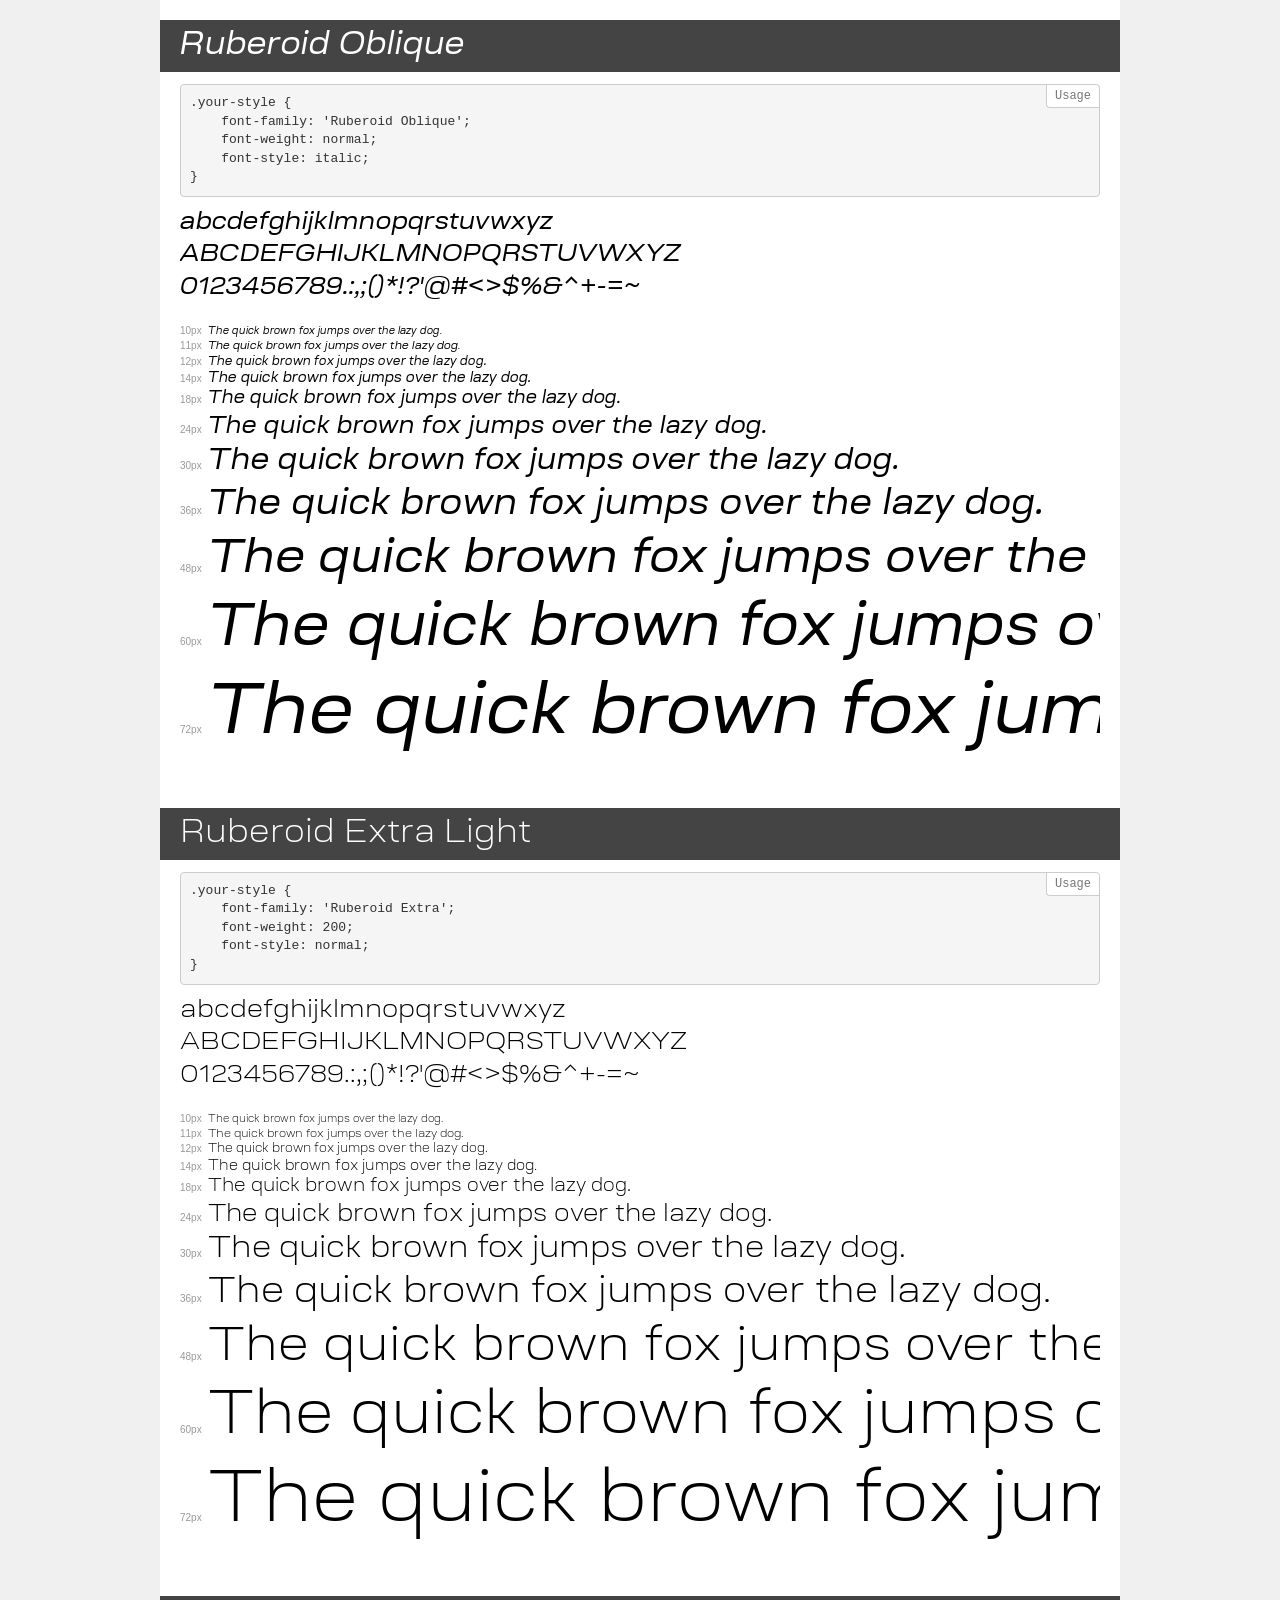
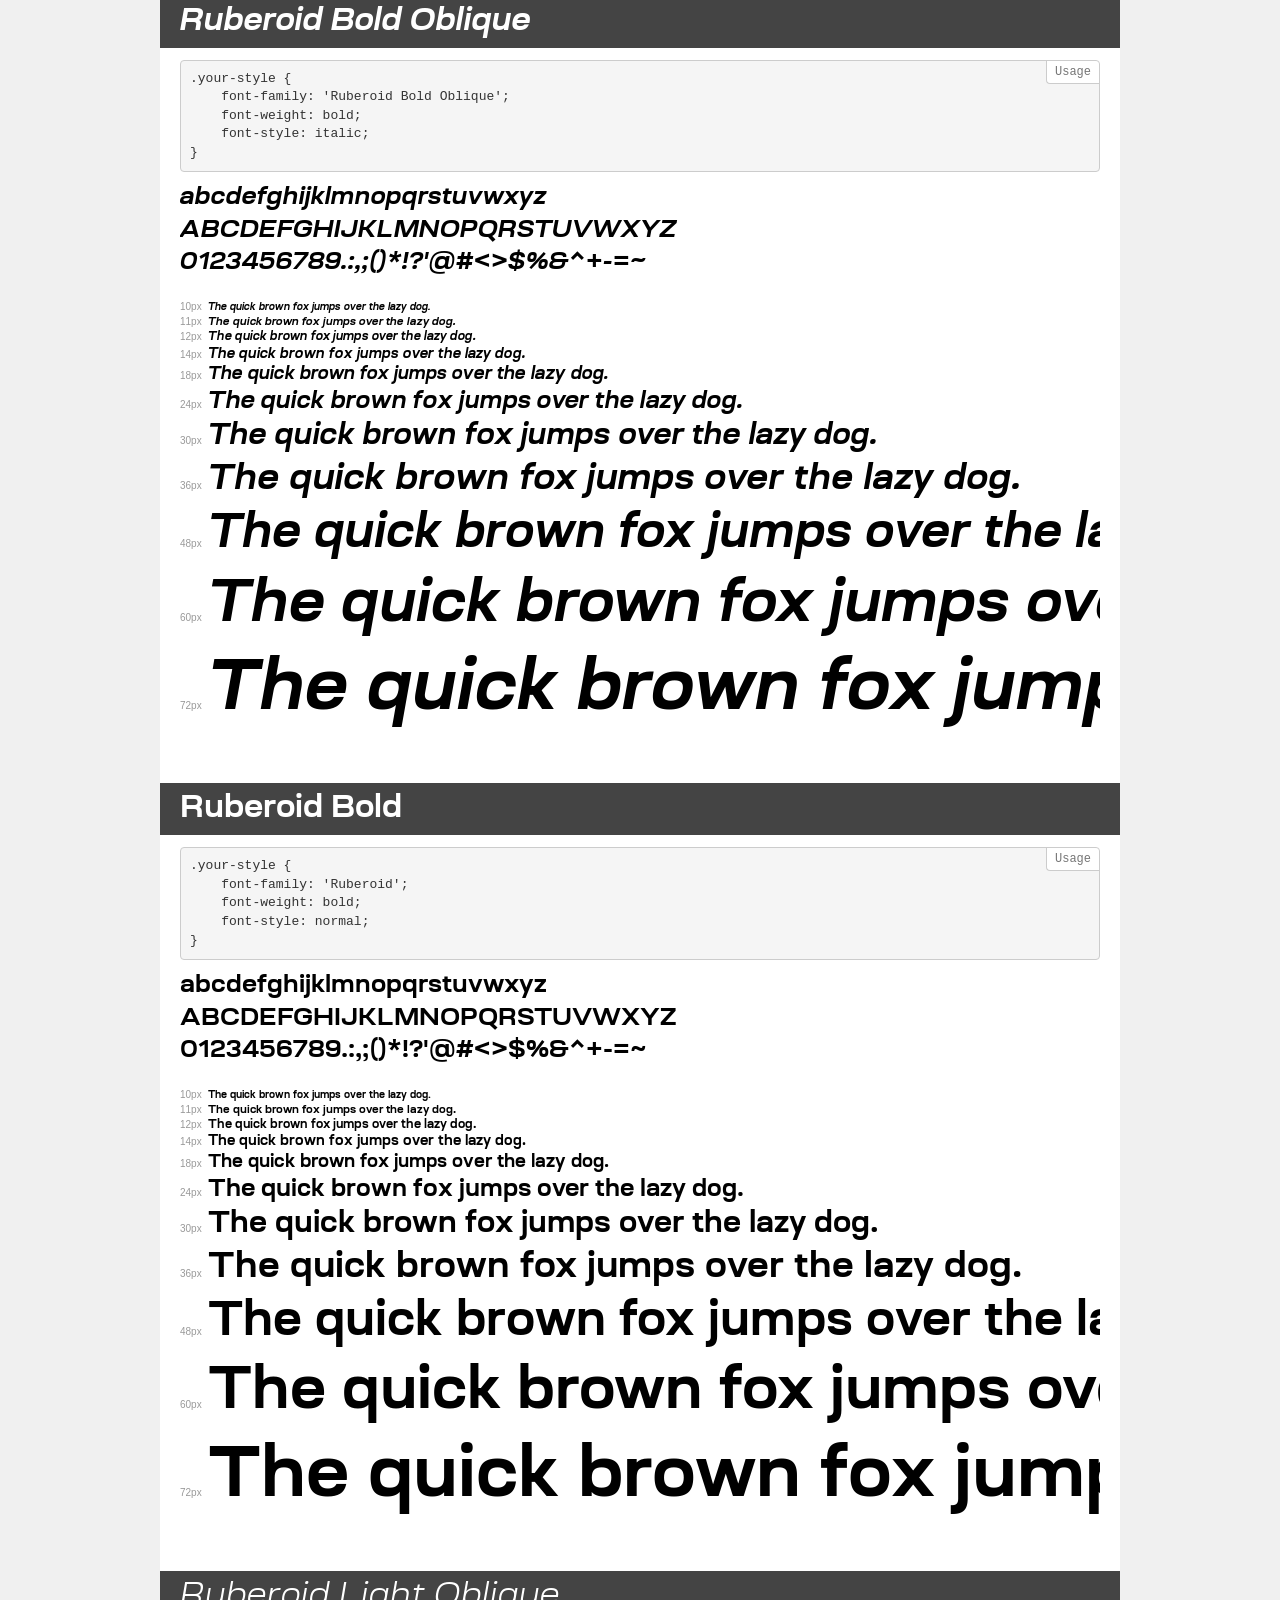
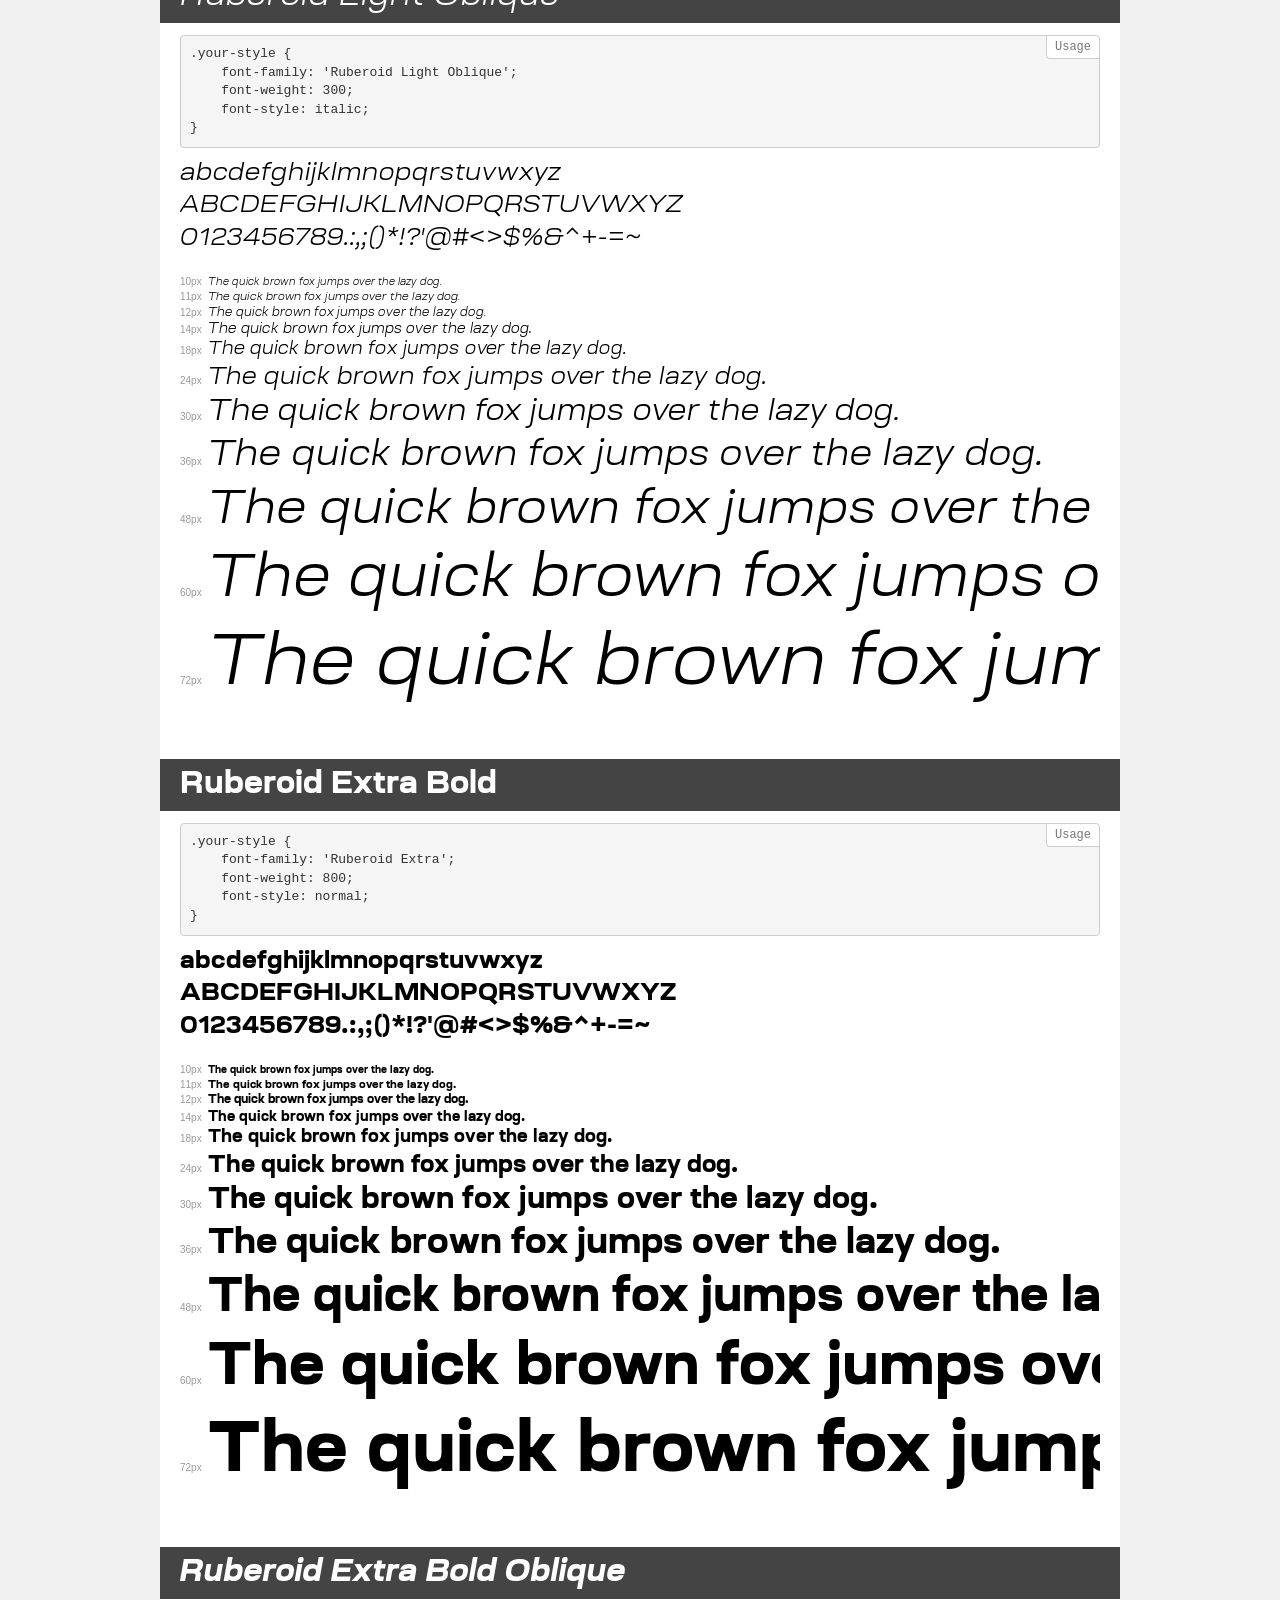
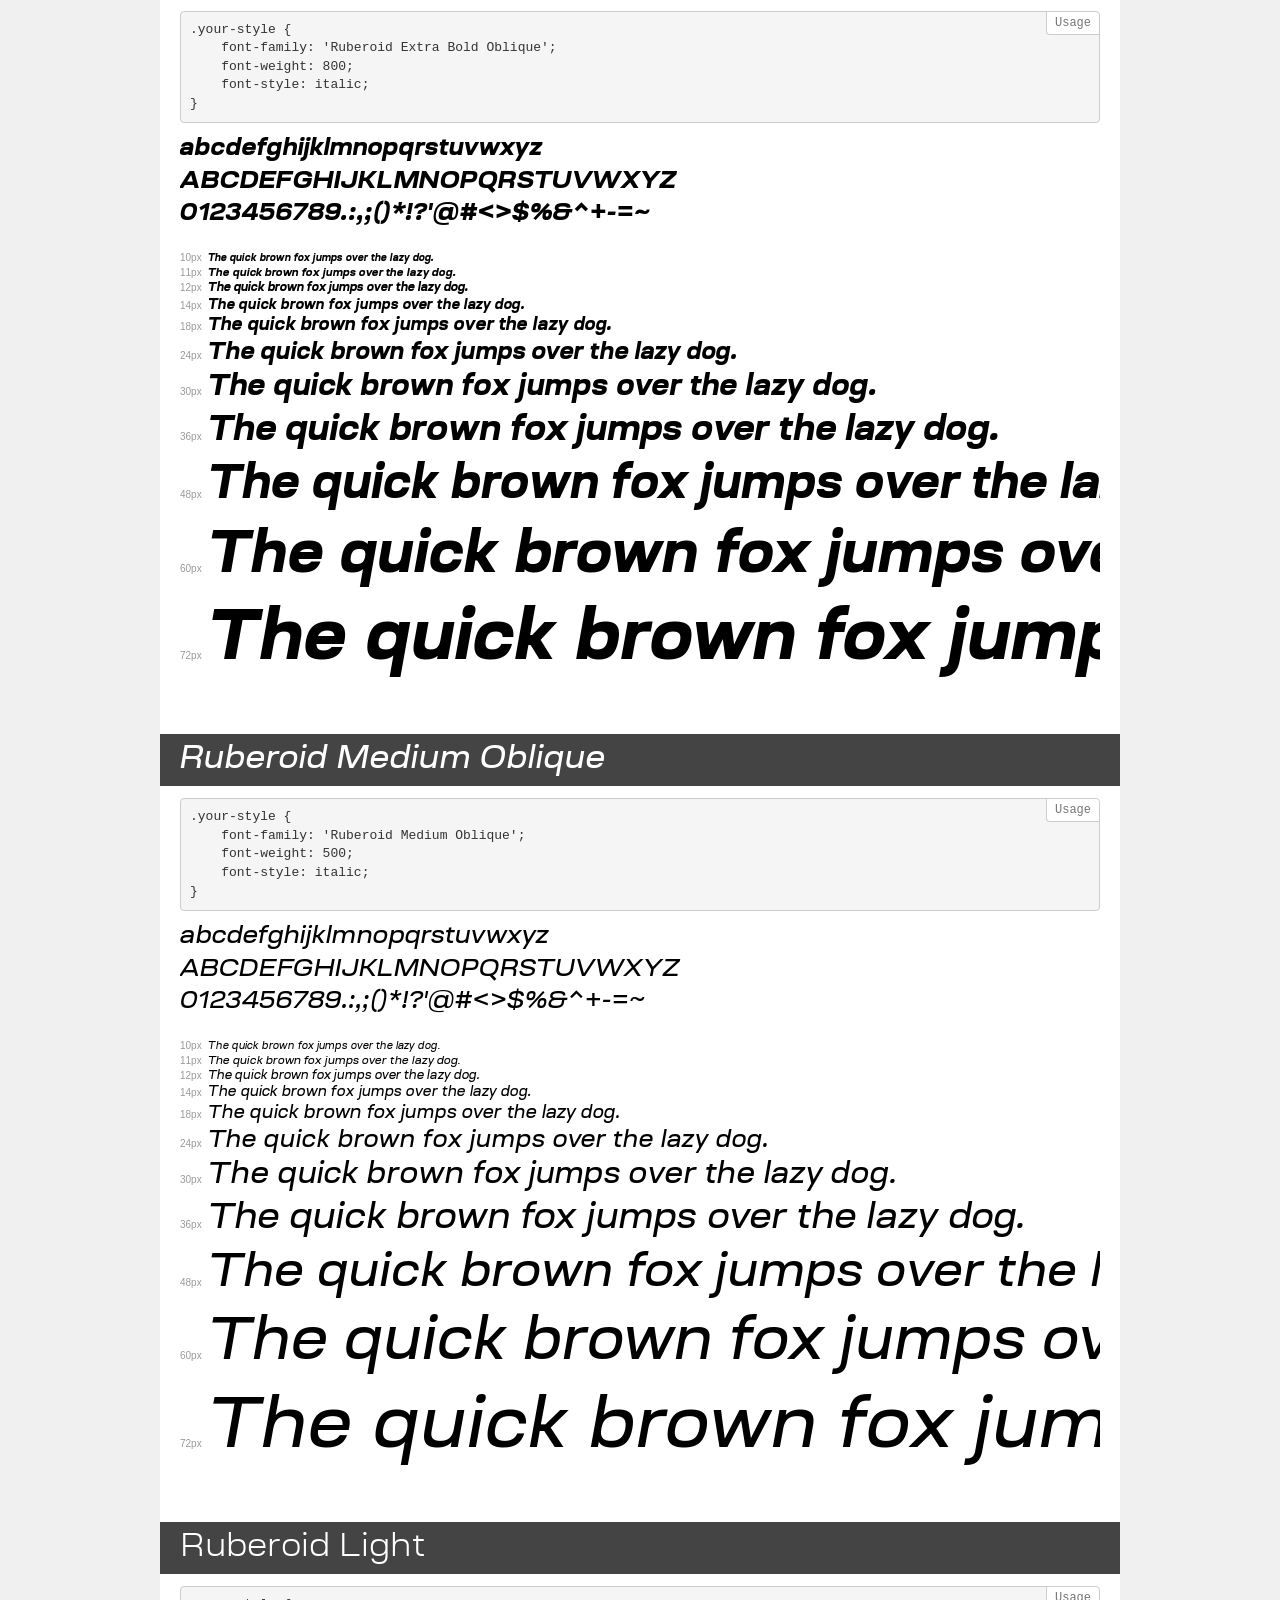
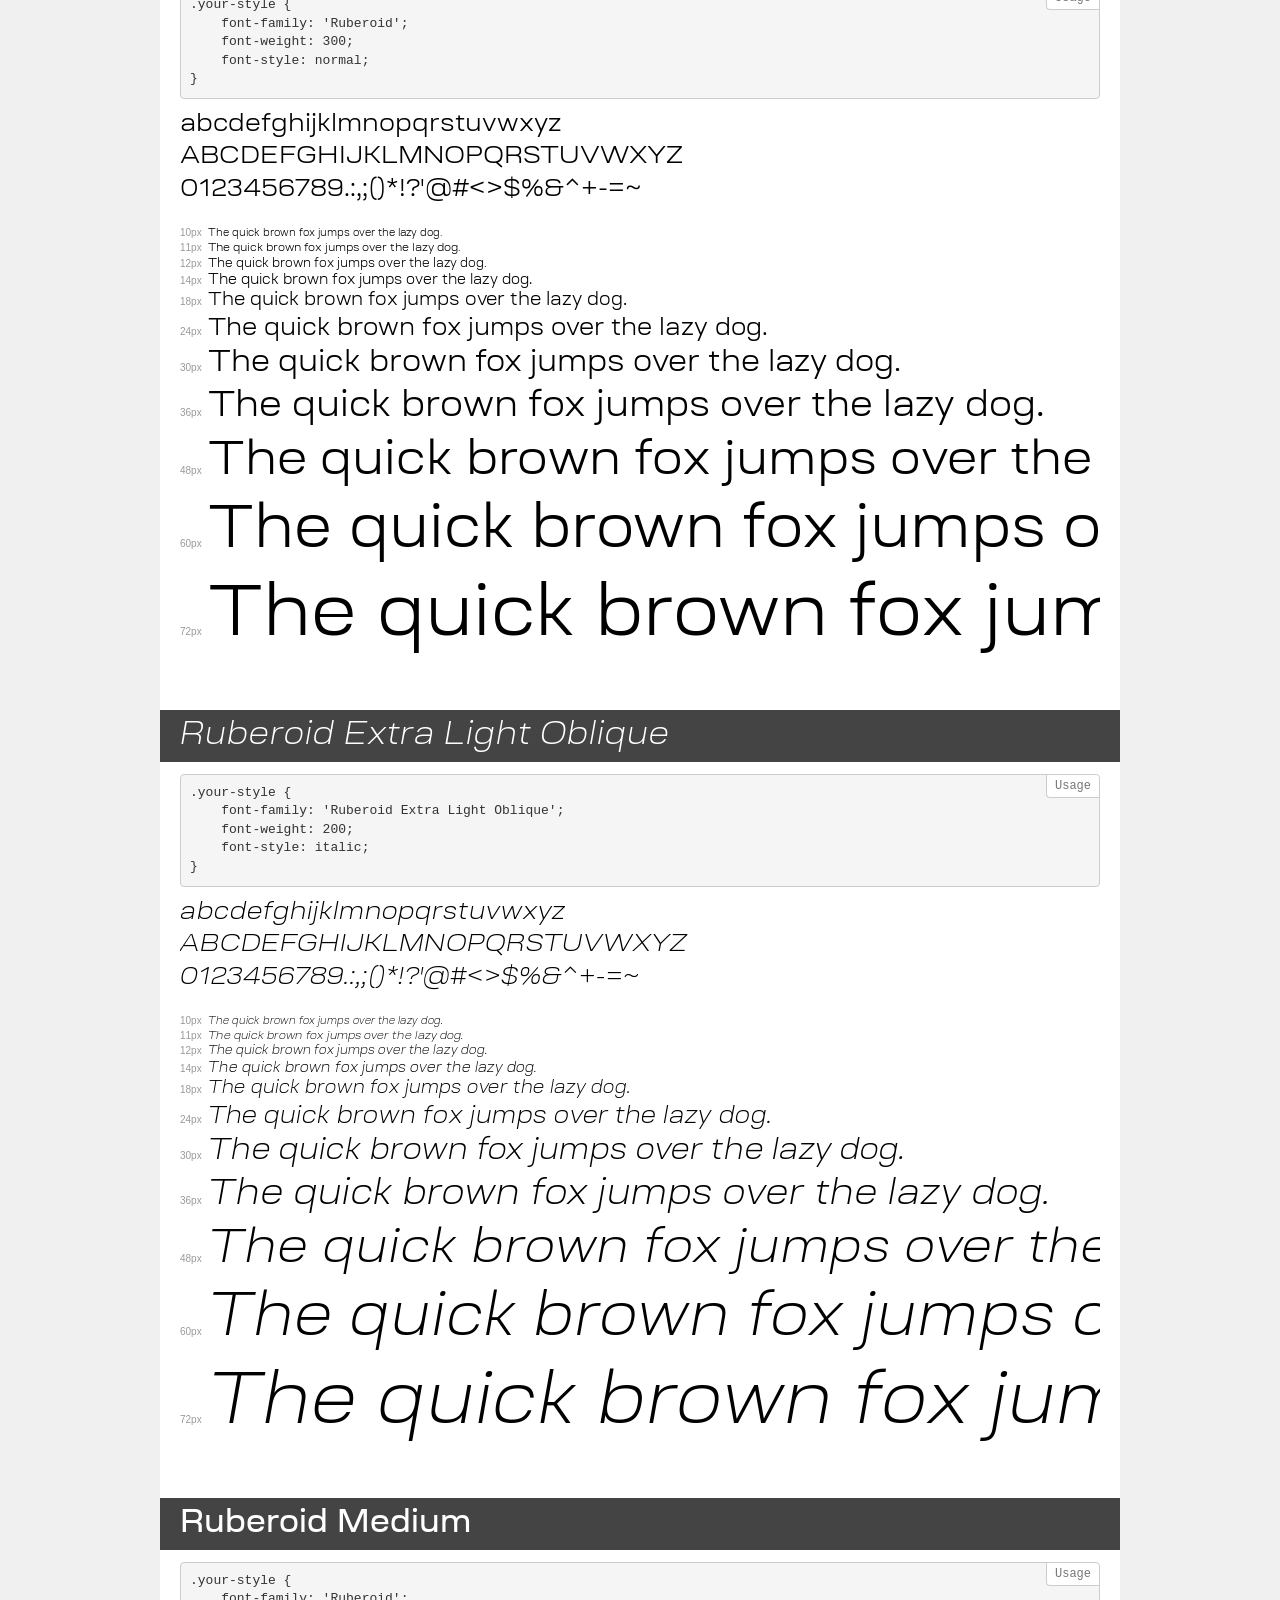
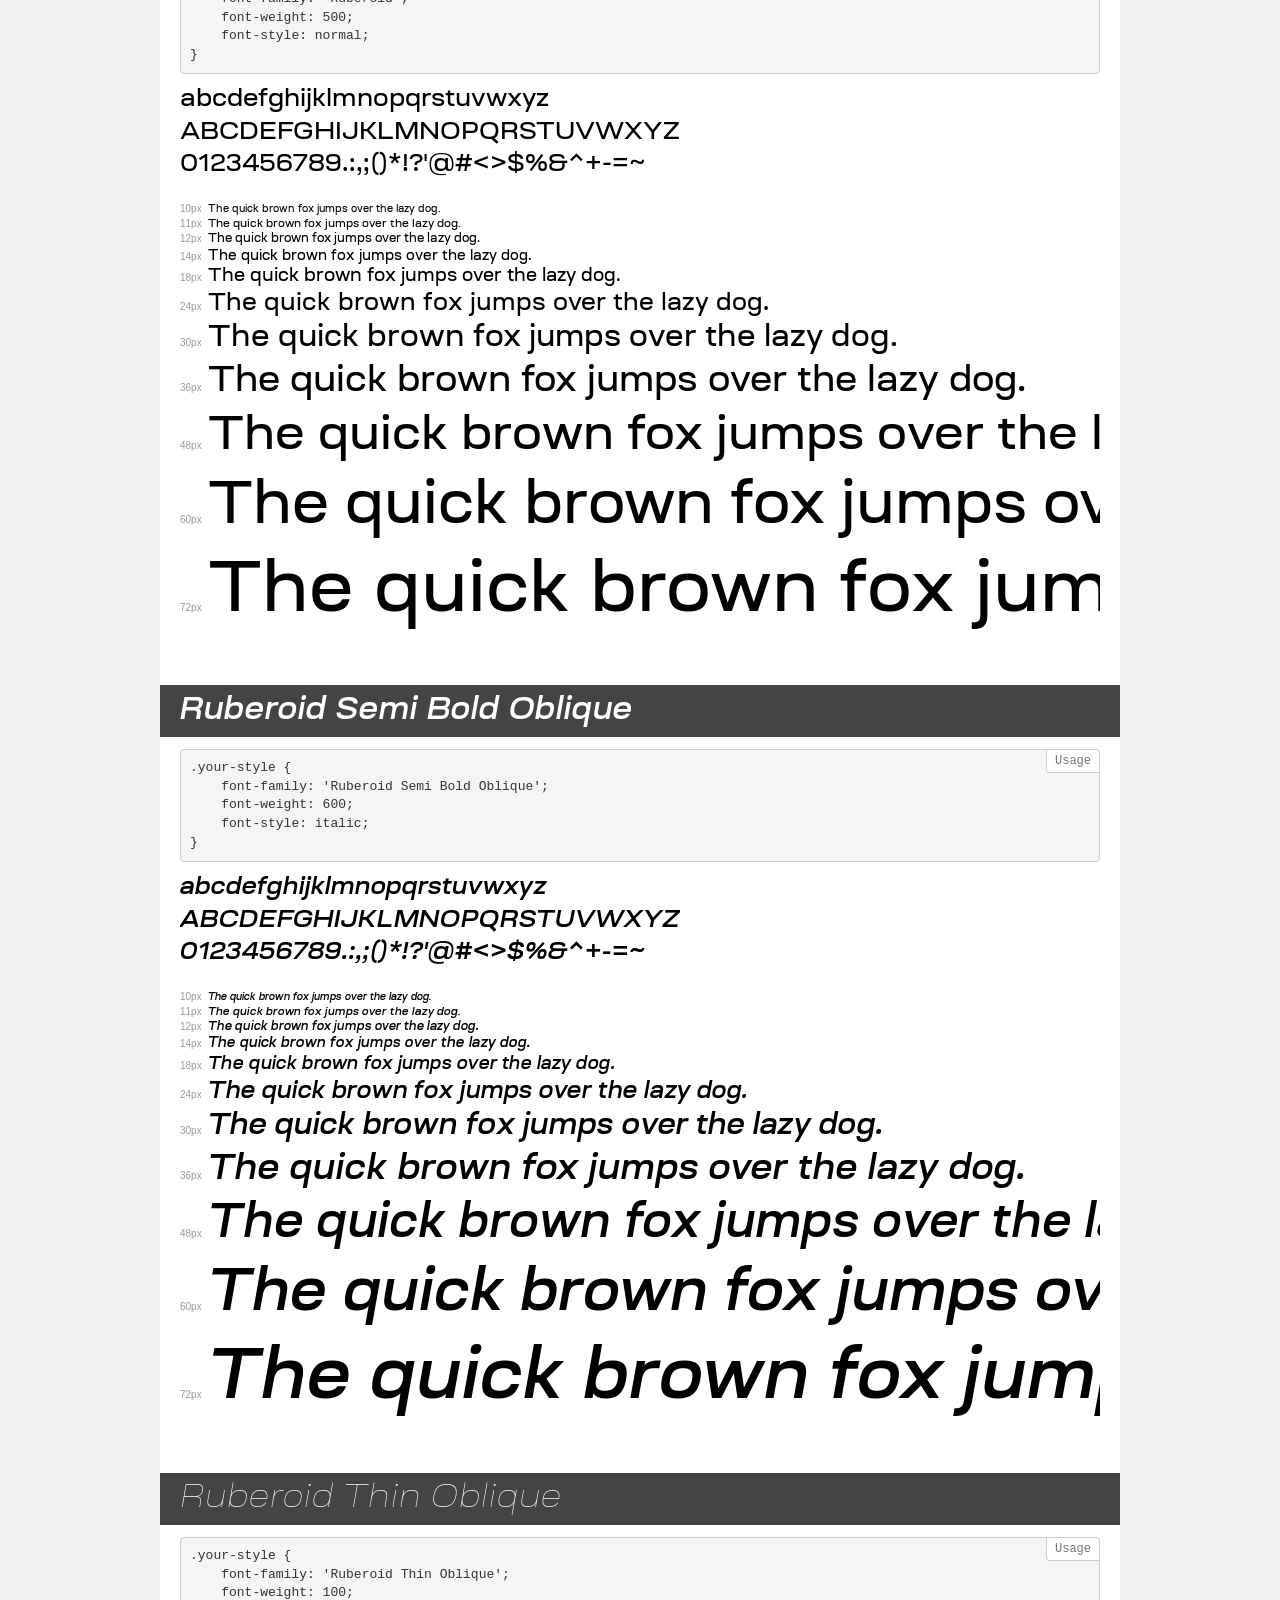
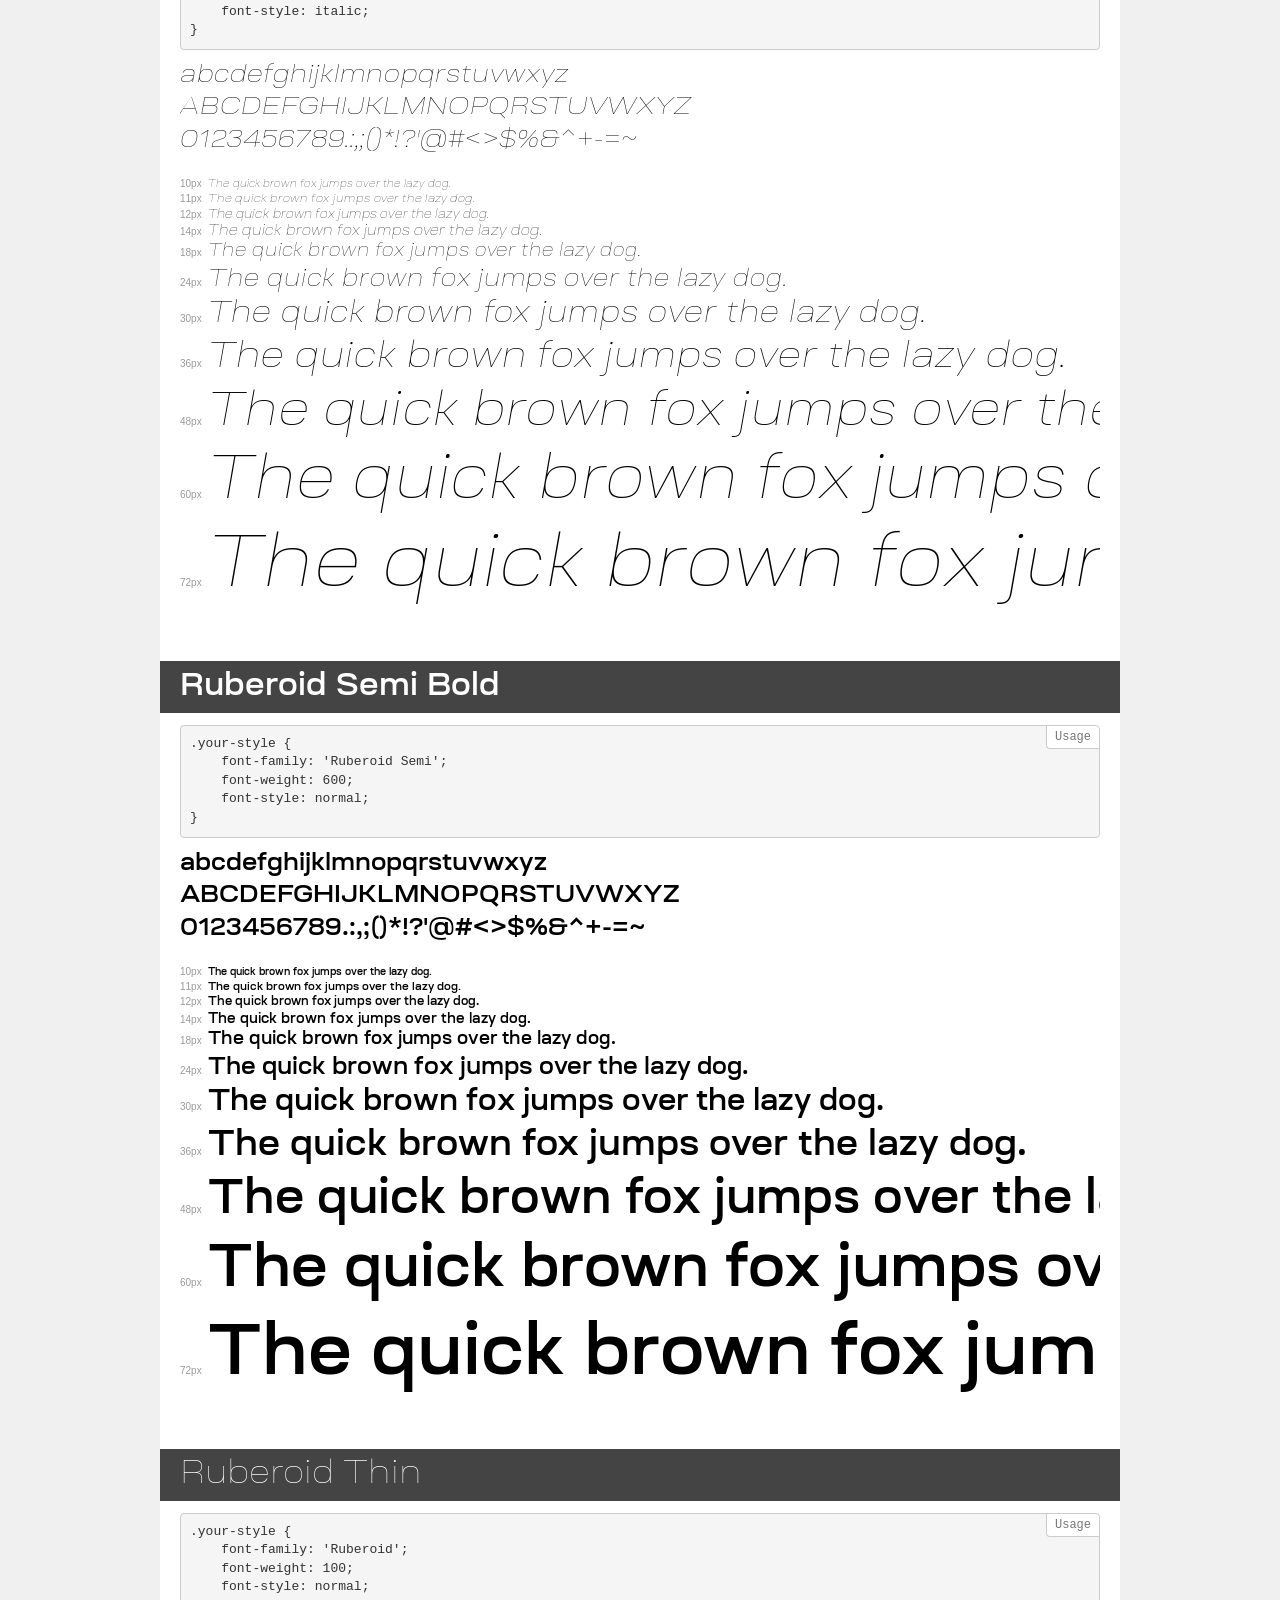
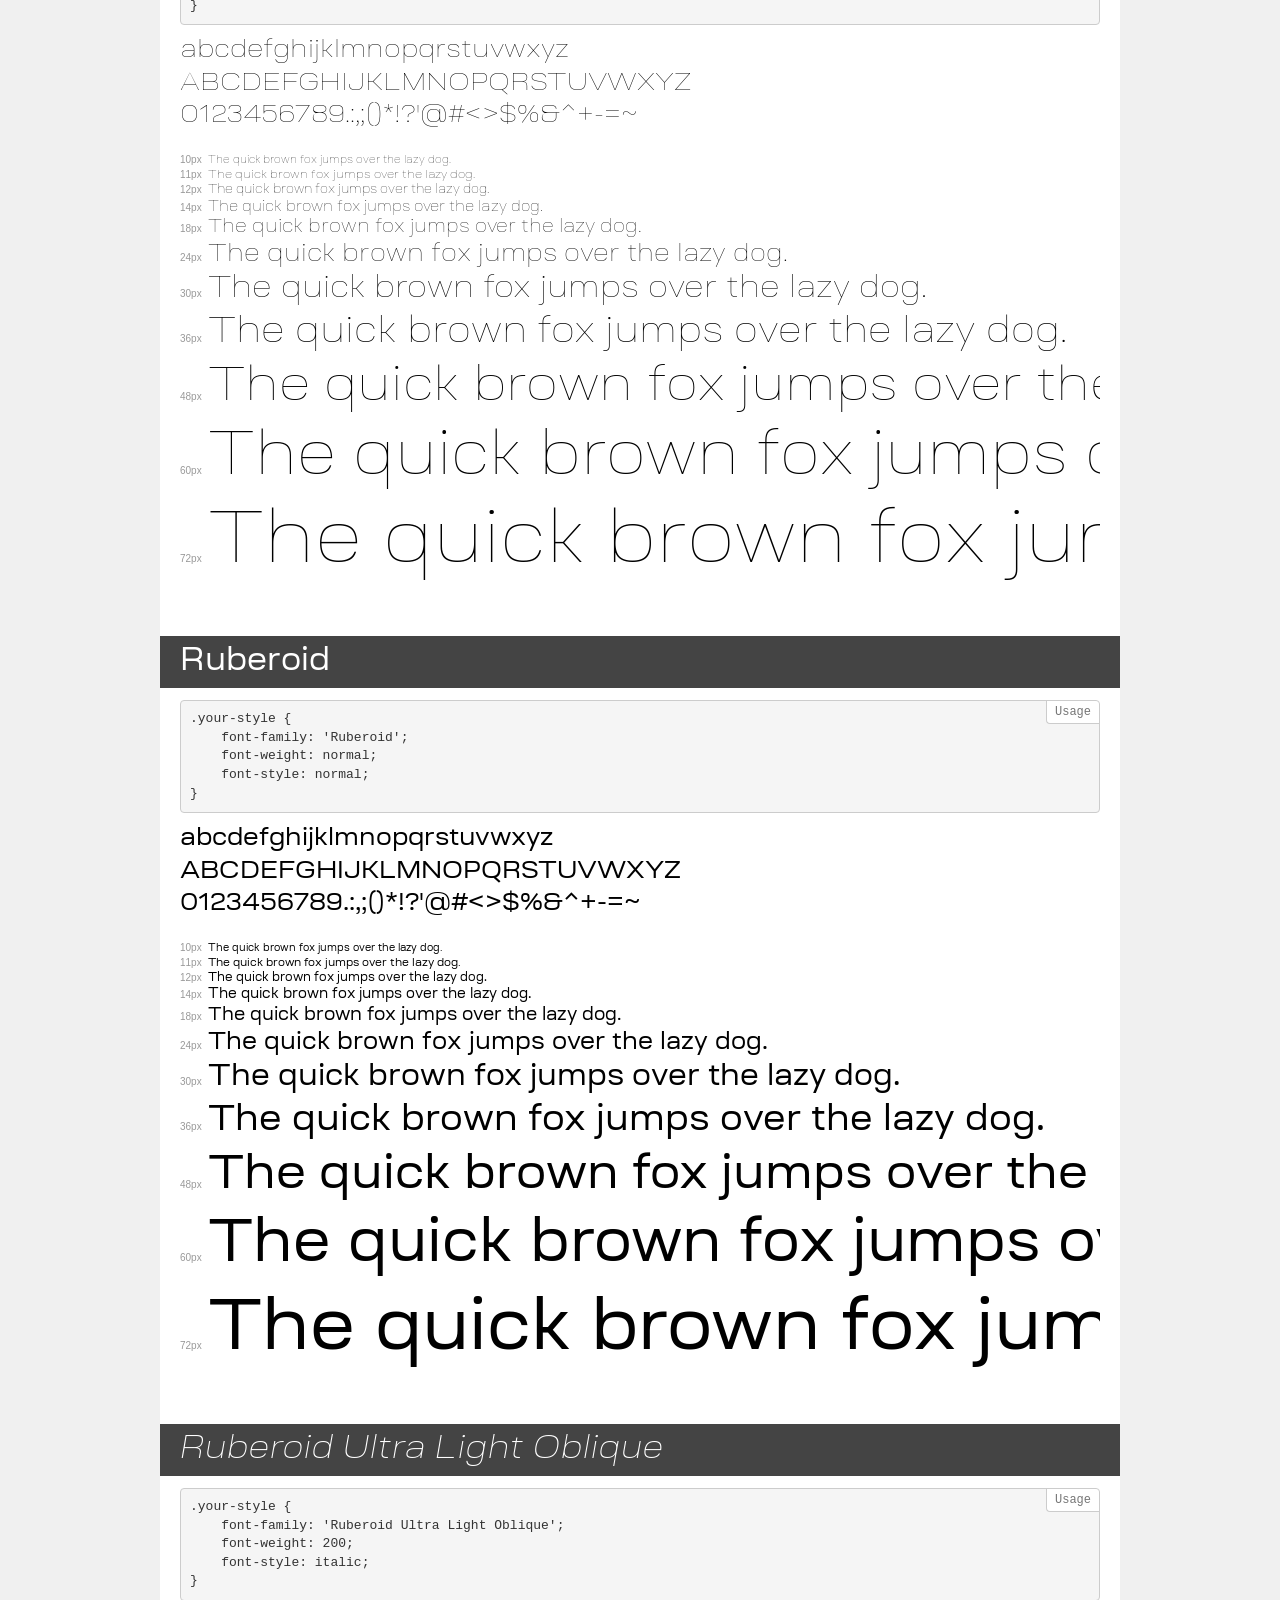
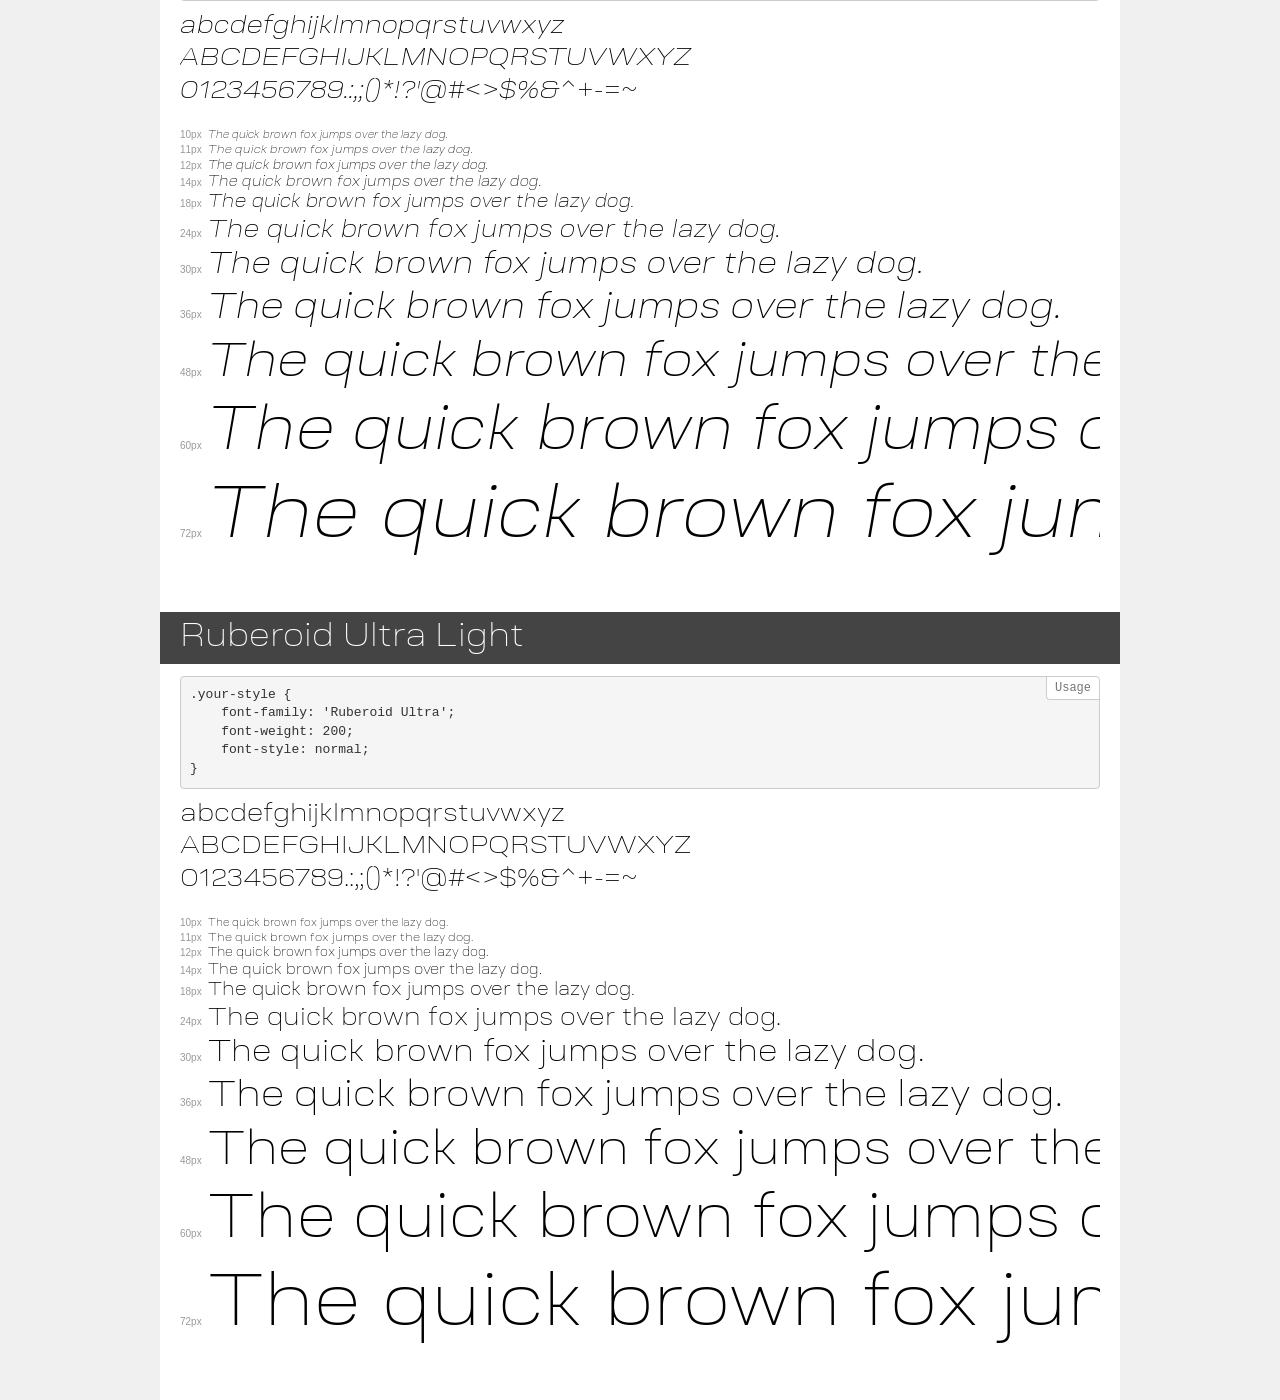
<file: fonts/ruberoid/demo.html>
<!DOCTYPE html>
<html lang="en">
<head>
    <meta charset="utf-8">
    <meta http-equiv="X-UA-Compatible" content="IE=edge">
    <meta name="viewport" content="width=device-width, initial-scale=1">
    <meta name="robots" content="noindex, noarchive">
    <meta name="format-detection" content="telephone=no">
    <title>Transfonter demo</title>
    <link href="stylesheet.css" rel="stylesheet">
    <style>
        /*
        http://meyerweb.com/eric/tools/css/reset/
        v2.0 | 20110126
        License: none (public domain)
        */
        html, body, div, span, applet, object, iframe,
        h1, h2, h3, h4, h5, h6, p, blockquote, pre,
        a, abbr, acronym, address, big, cite, code,
        del, dfn, em, img, ins, kbd, q, s, samp,
        small, strike, strong, sub, sup, tt, var,
        b, u, i, center,
        dl, dt, dd, ol, ul, li,
        fieldset, form, label, legend,
        table, caption, tbody, tfoot, thead, tr, th, td,
        article, aside, canvas, details, embed,
        figure, figcaption, footer, header, hgroup,
        menu, nav, output, ruby, section, summary,
        time, mark, audio, video {
            margin: 0;
            padding: 0;
            border: 0;
            font-size: 100%;
            font: inherit;
            vertical-align: baseline;
        }
        /* HTML5 display-role reset for older browsers */
        article, aside, details, figcaption, figure,
        footer, header, hgroup, menu, nav, section {
            display: block;
        }
        body {
            line-height: 1;
        }
        ol, ul {
            list-style: none;
        }
        blockquote, q {
            quotes: none;
        }
        blockquote:before, blockquote:after,
        q:before, q:after {
            content: '';
            content: none;
        }
        table {
            border-collapse: collapse;
            border-spacing: 0;
        }
        /* demo styles */
        body {
            background: #f0f0f0;
            color: #000;
        }
        .page {
            background: #fff;
            width: 920px;
            margin: 0 auto;
            padding: 20px 20px 0 20px;
            overflow: hidden;
        }
        .font-container {
            overflow-x: auto;
            overflow-y: hidden;
            margin-bottom: 40px;
            line-height: 1.3;
            white-space: nowrap;
            padding-bottom: 5px;
        }
        h1 {
            position: relative;
            background: #444;
            font-size: 32px;
            color: #fff;
            padding: 10px 20px;
            margin: 0 -20px 12px -20px;
        }
        .letters {
            font-size: 25px;
            margin-bottom: 20px;
        }
        .s10:before {
            content: '10px';
        }
        .s11:before {
            content: '11px';
        }
        .s12:before {
            content: '12px';
        }
        .s14:before {
            content: '14px';
        }
        .s18:before {
            content: '18px';
        }
        .s24:before {
            content: '24px';
        }
        .s30:before {
            content: '30px';
        }
        .s36:before {
            content: '36px';
        }
        .s48:before {
            content: '48px';
        }
        .s60:before {
            content: '60px';
        }
        .s72:before {
            content: '72px';
        }
        .s10:before, .s11:before, .s12:before, .s14:before,
        .s18:before, .s24:before, .s30:before, .s36:before,
        .s48:before, .s60:before, .s72:before {
            font-family: Arial, sans-serif;
            font-size: 10px;
            font-weight: normal;
            font-style: normal;
            color: #999;
            padding-right: 6px;
        }
        pre {
            display: block;
            position: relative;
            padding: 9px;
            margin: 0 0 10px;
            font-family: Monaco, Menlo, Consolas, "Courier New", monospace;
            font-size: 13px;
            line-height: 1.428571429;
            color: #333;
            font-weight: normal;
            font-style: normal;
            background-color: #f5f5f5;
            border: 1px solid #ccc;
            overflow-x: auto;
            border-radius: 4px;
        }
        pre:after {
            display: block;
            position: absolute;
            right: 0;
            top: 0;
            content: 'Usage';
            line-height: 1;
            padding: 5px 8px;
            font-size: 12px;
            color: #767676;
            background-color: #fff;
            border: 1px solid #ccc;
            border-right: none;
            border-top: none;
            border-radius: 0 4px 0 4px;
            z-index: 10;
        }
        /* responsive */
        @media (max-width: 959px) {
            .page {
                width: auto;
                margin: 0;
            }
        }
    </style>
</head>
<body>
<div class="page">
    <div class="demo">
        <h1 style="font-family: 'Ruberoid Oblique'; font-weight: normal; font-style: italic;">Ruberoid Oblique</h1>
        <pre>.your-style {
    font-family: 'Ruberoid Oblique';
    font-weight: normal;
    font-style: italic;
}</pre>
        <div class="font-container" style="font-family: 'Ruberoid Oblique'; font-weight: normal; font-style: italic;">
            <p class="letters">
                abcdefghijklmnopqrstuvwxyz<br>
ABCDEFGHIJKLMNOPQRSTUVWXYZ<br>
                0123456789.:,;()*!?'@#<>$%&^+-=~
            </p>
            <p class="s10" style="font-size: 10px;">The quick brown fox jumps over the lazy dog.</p>
            <p class="s11" style="font-size: 11px;">The quick brown fox jumps over the lazy dog.</p>
            <p class="s12" style="font-size: 12px;">The quick brown fox jumps over the lazy dog.</p>
            <p class="s14" style="font-size: 14px;">The quick brown fox jumps over the lazy dog.</p>
            <p class="s18" style="font-size: 18px;">The quick brown fox jumps over the lazy dog.</p>
            <p class="s24" style="font-size: 24px;">The quick brown fox jumps over the lazy dog.</p>
            <p class="s30" style="font-size: 30px;">The quick brown fox jumps over the lazy dog.</p>
            <p class="s36" style="font-size: 36px;">The quick brown fox jumps over the lazy dog.</p>
            <p class="s48" style="font-size: 48px;">The quick brown fox jumps over the lazy dog.</p>
            <p class="s60" style="font-size: 60px;">The quick brown fox jumps over the lazy dog.</p>
            <p class="s72" style="font-size: 72px;">The quick brown fox jumps over the lazy dog.</p>
        </div>
    </div>
    <div class="demo">
        <h1 style="font-family: 'Ruberoid Extra'; font-weight: 200; font-style: normal;">Ruberoid Extra Light</h1>
        <pre>.your-style {
    font-family: 'Ruberoid Extra';
    font-weight: 200;
    font-style: normal;
}</pre>
        <div class="font-container" style="font-family: 'Ruberoid Extra'; font-weight: 200; font-style: normal;">
            <p class="letters">
                abcdefghijklmnopqrstuvwxyz<br>
ABCDEFGHIJKLMNOPQRSTUVWXYZ<br>
                0123456789.:,;()*!?'@#<>$%&^+-=~
            </p>
            <p class="s10" style="font-size: 10px;">The quick brown fox jumps over the lazy dog.</p>
            <p class="s11" style="font-size: 11px;">The quick brown fox jumps over the lazy dog.</p>
            <p class="s12" style="font-size: 12px;">The quick brown fox jumps over the lazy dog.</p>
            <p class="s14" style="font-size: 14px;">The quick brown fox jumps over the lazy dog.</p>
            <p class="s18" style="font-size: 18px;">The quick brown fox jumps over the lazy dog.</p>
            <p class="s24" style="font-size: 24px;">The quick brown fox jumps over the lazy dog.</p>
            <p class="s30" style="font-size: 30px;">The quick brown fox jumps over the lazy dog.</p>
            <p class="s36" style="font-size: 36px;">The quick brown fox jumps over the lazy dog.</p>
            <p class="s48" style="font-size: 48px;">The quick brown fox jumps over the lazy dog.</p>
            <p class="s60" style="font-size: 60px;">The quick brown fox jumps over the lazy dog.</p>
            <p class="s72" style="font-size: 72px;">The quick brown fox jumps over the lazy dog.</p>
        </div>
    </div>
    <div class="demo">
        <h1 style="font-family: 'Ruberoid Bold Oblique'; font-weight: bold; font-style: italic;">Ruberoid Bold Oblique</h1>
        <pre>.your-style {
    font-family: 'Ruberoid Bold Oblique';
    font-weight: bold;
    font-style: italic;
}</pre>
        <div class="font-container" style="font-family: 'Ruberoid Bold Oblique'; font-weight: bold; font-style: italic;">
            <p class="letters">
                abcdefghijklmnopqrstuvwxyz<br>
ABCDEFGHIJKLMNOPQRSTUVWXYZ<br>
                0123456789.:,;()*!?'@#<>$%&^+-=~
            </p>
            <p class="s10" style="font-size: 10px;">The quick brown fox jumps over the lazy dog.</p>
            <p class="s11" style="font-size: 11px;">The quick brown fox jumps over the lazy dog.</p>
            <p class="s12" style="font-size: 12px;">The quick brown fox jumps over the lazy dog.</p>
            <p class="s14" style="font-size: 14px;">The quick brown fox jumps over the lazy dog.</p>
            <p class="s18" style="font-size: 18px;">The quick brown fox jumps over the lazy dog.</p>
            <p class="s24" style="font-size: 24px;">The quick brown fox jumps over the lazy dog.</p>
            <p class="s30" style="font-size: 30px;">The quick brown fox jumps over the lazy dog.</p>
            <p class="s36" style="font-size: 36px;">The quick brown fox jumps over the lazy dog.</p>
            <p class="s48" style="font-size: 48px;">The quick brown fox jumps over the lazy dog.</p>
            <p class="s60" style="font-size: 60px;">The quick brown fox jumps over the lazy dog.</p>
            <p class="s72" style="font-size: 72px;">The quick brown fox jumps over the lazy dog.</p>
        </div>
    </div>
    <div class="demo">
        <h1 style="font-family: 'Ruberoid'; font-weight: bold; font-style: normal;">Ruberoid Bold</h1>
        <pre>.your-style {
    font-family: 'Ruberoid';
    font-weight: bold;
    font-style: normal;
}</pre>
        <div class="font-container" style="font-family: 'Ruberoid'; font-weight: bold; font-style: normal;">
            <p class="letters">
                abcdefghijklmnopqrstuvwxyz<br>
ABCDEFGHIJKLMNOPQRSTUVWXYZ<br>
                0123456789.:,;()*!?'@#<>$%&^+-=~
            </p>
            <p class="s10" style="font-size: 10px;">The quick brown fox jumps over the lazy dog.</p>
            <p class="s11" style="font-size: 11px;">The quick brown fox jumps over the lazy dog.</p>
            <p class="s12" style="font-size: 12px;">The quick brown fox jumps over the lazy dog.</p>
            <p class="s14" style="font-size: 14px;">The quick brown fox jumps over the lazy dog.</p>
            <p class="s18" style="font-size: 18px;">The quick brown fox jumps over the lazy dog.</p>
            <p class="s24" style="font-size: 24px;">The quick brown fox jumps over the lazy dog.</p>
            <p class="s30" style="font-size: 30px;">The quick brown fox jumps over the lazy dog.</p>
            <p class="s36" style="font-size: 36px;">The quick brown fox jumps over the lazy dog.</p>
            <p class="s48" style="font-size: 48px;">The quick brown fox jumps over the lazy dog.</p>
            <p class="s60" style="font-size: 60px;">The quick brown fox jumps over the lazy dog.</p>
            <p class="s72" style="font-size: 72px;">The quick brown fox jumps over the lazy dog.</p>
        </div>
    </div>
    <div class="demo">
        <h1 style="font-family: 'Ruberoid Light Oblique'; font-weight: 300; font-style: italic;">Ruberoid Light Oblique</h1>
        <pre>.your-style {
    font-family: 'Ruberoid Light Oblique';
    font-weight: 300;
    font-style: italic;
}</pre>
        <div class="font-container" style="font-family: 'Ruberoid Light Oblique'; font-weight: 300; font-style: italic;">
            <p class="letters">
                abcdefghijklmnopqrstuvwxyz<br>
ABCDEFGHIJKLMNOPQRSTUVWXYZ<br>
                0123456789.:,;()*!?'@#<>$%&^+-=~
            </p>
            <p class="s10" style="font-size: 10px;">The quick brown fox jumps over the lazy dog.</p>
            <p class="s11" style="font-size: 11px;">The quick brown fox jumps over the lazy dog.</p>
            <p class="s12" style="font-size: 12px;">The quick brown fox jumps over the lazy dog.</p>
            <p class="s14" style="font-size: 14px;">The quick brown fox jumps over the lazy dog.</p>
            <p class="s18" style="font-size: 18px;">The quick brown fox jumps over the lazy dog.</p>
            <p class="s24" style="font-size: 24px;">The quick brown fox jumps over the lazy dog.</p>
            <p class="s30" style="font-size: 30px;">The quick brown fox jumps over the lazy dog.</p>
            <p class="s36" style="font-size: 36px;">The quick brown fox jumps over the lazy dog.</p>
            <p class="s48" style="font-size: 48px;">The quick brown fox jumps over the lazy dog.</p>
            <p class="s60" style="font-size: 60px;">The quick brown fox jumps over the lazy dog.</p>
            <p class="s72" style="font-size: 72px;">The quick brown fox jumps over the lazy dog.</p>
        </div>
    </div>
    <div class="demo">
        <h1 style="font-family: 'Ruberoid Extra'; font-weight: 800; font-style: normal;">Ruberoid Extra Bold</h1>
        <pre>.your-style {
    font-family: 'Ruberoid Extra';
    font-weight: 800;
    font-style: normal;
}</pre>
        <div class="font-container" style="font-family: 'Ruberoid Extra'; font-weight: 800; font-style: normal;">
            <p class="letters">
                abcdefghijklmnopqrstuvwxyz<br>
ABCDEFGHIJKLMNOPQRSTUVWXYZ<br>
                0123456789.:,;()*!?'@#<>$%&^+-=~
            </p>
            <p class="s10" style="font-size: 10px;">The quick brown fox jumps over the lazy dog.</p>
            <p class="s11" style="font-size: 11px;">The quick brown fox jumps over the lazy dog.</p>
            <p class="s12" style="font-size: 12px;">The quick brown fox jumps over the lazy dog.</p>
            <p class="s14" style="font-size: 14px;">The quick brown fox jumps over the lazy dog.</p>
            <p class="s18" style="font-size: 18px;">The quick brown fox jumps over the lazy dog.</p>
            <p class="s24" style="font-size: 24px;">The quick brown fox jumps over the lazy dog.</p>
            <p class="s30" style="font-size: 30px;">The quick brown fox jumps over the lazy dog.</p>
            <p class="s36" style="font-size: 36px;">The quick brown fox jumps over the lazy dog.</p>
            <p class="s48" style="font-size: 48px;">The quick brown fox jumps over the lazy dog.</p>
            <p class="s60" style="font-size: 60px;">The quick brown fox jumps over the lazy dog.</p>
            <p class="s72" style="font-size: 72px;">The quick brown fox jumps over the lazy dog.</p>
        </div>
    </div>
    <div class="demo">
        <h1 style="font-family: 'Ruberoid Extra Bold Oblique'; font-weight: 800; font-style: italic;">Ruberoid Extra Bold Oblique</h1>
        <pre>.your-style {
    font-family: 'Ruberoid Extra Bold Oblique';
    font-weight: 800;
    font-style: italic;
}</pre>
        <div class="font-container" style="font-family: 'Ruberoid Extra Bold Oblique'; font-weight: 800; font-style: italic;">
            <p class="letters">
                abcdefghijklmnopqrstuvwxyz<br>
ABCDEFGHIJKLMNOPQRSTUVWXYZ<br>
                0123456789.:,;()*!?'@#<>$%&^+-=~
            </p>
            <p class="s10" style="font-size: 10px;">The quick brown fox jumps over the lazy dog.</p>
            <p class="s11" style="font-size: 11px;">The quick brown fox jumps over the lazy dog.</p>
            <p class="s12" style="font-size: 12px;">The quick brown fox jumps over the lazy dog.</p>
            <p class="s14" style="font-size: 14px;">The quick brown fox jumps over the lazy dog.</p>
            <p class="s18" style="font-size: 18px;">The quick brown fox jumps over the lazy dog.</p>
            <p class="s24" style="font-size: 24px;">The quick brown fox jumps over the lazy dog.</p>
            <p class="s30" style="font-size: 30px;">The quick brown fox jumps over the lazy dog.</p>
            <p class="s36" style="font-size: 36px;">The quick brown fox jumps over the lazy dog.</p>
            <p class="s48" style="font-size: 48px;">The quick brown fox jumps over the lazy dog.</p>
            <p class="s60" style="font-size: 60px;">The quick brown fox jumps over the lazy dog.</p>
            <p class="s72" style="font-size: 72px;">The quick brown fox jumps over the lazy dog.</p>
        </div>
    </div>
    <div class="demo">
        <h1 style="font-family: 'Ruberoid Medium Oblique'; font-weight: 500; font-style: italic;">Ruberoid Medium Oblique</h1>
        <pre>.your-style {
    font-family: 'Ruberoid Medium Oblique';
    font-weight: 500;
    font-style: italic;
}</pre>
        <div class="font-container" style="font-family: 'Ruberoid Medium Oblique'; font-weight: 500; font-style: italic;">
            <p class="letters">
                abcdefghijklmnopqrstuvwxyz<br>
ABCDEFGHIJKLMNOPQRSTUVWXYZ<br>
                0123456789.:,;()*!?'@#<>$%&^+-=~
            </p>
            <p class="s10" style="font-size: 10px;">The quick brown fox jumps over the lazy dog.</p>
            <p class="s11" style="font-size: 11px;">The quick brown fox jumps over the lazy dog.</p>
            <p class="s12" style="font-size: 12px;">The quick brown fox jumps over the lazy dog.</p>
            <p class="s14" style="font-size: 14px;">The quick brown fox jumps over the lazy dog.</p>
            <p class="s18" style="font-size: 18px;">The quick brown fox jumps over the lazy dog.</p>
            <p class="s24" style="font-size: 24px;">The quick brown fox jumps over the lazy dog.</p>
            <p class="s30" style="font-size: 30px;">The quick brown fox jumps over the lazy dog.</p>
            <p class="s36" style="font-size: 36px;">The quick brown fox jumps over the lazy dog.</p>
            <p class="s48" style="font-size: 48px;">The quick brown fox jumps over the lazy dog.</p>
            <p class="s60" style="font-size: 60px;">The quick brown fox jumps over the lazy dog.</p>
            <p class="s72" style="font-size: 72px;">The quick brown fox jumps over the lazy dog.</p>
        </div>
    </div>
    <div class="demo">
        <h1 style="font-family: 'Ruberoid'; font-weight: 300; font-style: normal;">Ruberoid Light</h1>
        <pre>.your-style {
    font-family: 'Ruberoid';
    font-weight: 300;
    font-style: normal;
}</pre>
        <div class="font-container" style="font-family: 'Ruberoid'; font-weight: 300; font-style: normal;">
            <p class="letters">
                abcdefghijklmnopqrstuvwxyz<br>
ABCDEFGHIJKLMNOPQRSTUVWXYZ<br>
                0123456789.:,;()*!?'@#<>$%&^+-=~
            </p>
            <p class="s10" style="font-size: 10px;">The quick brown fox jumps over the lazy dog.</p>
            <p class="s11" style="font-size: 11px;">The quick brown fox jumps over the lazy dog.</p>
            <p class="s12" style="font-size: 12px;">The quick brown fox jumps over the lazy dog.</p>
            <p class="s14" style="font-size: 14px;">The quick brown fox jumps over the lazy dog.</p>
            <p class="s18" style="font-size: 18px;">The quick brown fox jumps over the lazy dog.</p>
            <p class="s24" style="font-size: 24px;">The quick brown fox jumps over the lazy dog.</p>
            <p class="s30" style="font-size: 30px;">The quick brown fox jumps over the lazy dog.</p>
            <p class="s36" style="font-size: 36px;">The quick brown fox jumps over the lazy dog.</p>
            <p class="s48" style="font-size: 48px;">The quick brown fox jumps over the lazy dog.</p>
            <p class="s60" style="font-size: 60px;">The quick brown fox jumps over the lazy dog.</p>
            <p class="s72" style="font-size: 72px;">The quick brown fox jumps over the lazy dog.</p>
        </div>
    </div>
    <div class="demo">
        <h1 style="font-family: 'Ruberoid Extra Light Oblique'; font-weight: 200; font-style: italic;">Ruberoid Extra Light Oblique</h1>
        <pre>.your-style {
    font-family: 'Ruberoid Extra Light Oblique';
    font-weight: 200;
    font-style: italic;
}</pre>
        <div class="font-container" style="font-family: 'Ruberoid Extra Light Oblique'; font-weight: 200; font-style: italic;">
            <p class="letters">
                abcdefghijklmnopqrstuvwxyz<br>
ABCDEFGHIJKLMNOPQRSTUVWXYZ<br>
                0123456789.:,;()*!?'@#<>$%&^+-=~
            </p>
            <p class="s10" style="font-size: 10px;">The quick brown fox jumps over the lazy dog.</p>
            <p class="s11" style="font-size: 11px;">The quick brown fox jumps over the lazy dog.</p>
            <p class="s12" style="font-size: 12px;">The quick brown fox jumps over the lazy dog.</p>
            <p class="s14" style="font-size: 14px;">The quick brown fox jumps over the lazy dog.</p>
            <p class="s18" style="font-size: 18px;">The quick brown fox jumps over the lazy dog.</p>
            <p class="s24" style="font-size: 24px;">The quick brown fox jumps over the lazy dog.</p>
            <p class="s30" style="font-size: 30px;">The quick brown fox jumps over the lazy dog.</p>
            <p class="s36" style="font-size: 36px;">The quick brown fox jumps over the lazy dog.</p>
            <p class="s48" style="font-size: 48px;">The quick brown fox jumps over the lazy dog.</p>
            <p class="s60" style="font-size: 60px;">The quick brown fox jumps over the lazy dog.</p>
            <p class="s72" style="font-size: 72px;">The quick brown fox jumps over the lazy dog.</p>
        </div>
    </div>
    <div class="demo">
        <h1 style="font-family: 'Ruberoid'; font-weight: 500; font-style: normal;">Ruberoid Medium</h1>
        <pre>.your-style {
    font-family: 'Ruberoid';
    font-weight: 500;
    font-style: normal;
}</pre>
        <div class="font-container" style="font-family: 'Ruberoid'; font-weight: 500; font-style: normal;">
            <p class="letters">
                abcdefghijklmnopqrstuvwxyz<br>
ABCDEFGHIJKLMNOPQRSTUVWXYZ<br>
                0123456789.:,;()*!?'@#<>$%&^+-=~
            </p>
            <p class="s10" style="font-size: 10px;">The quick brown fox jumps over the lazy dog.</p>
            <p class="s11" style="font-size: 11px;">The quick brown fox jumps over the lazy dog.</p>
            <p class="s12" style="font-size: 12px;">The quick brown fox jumps over the lazy dog.</p>
            <p class="s14" style="font-size: 14px;">The quick brown fox jumps over the lazy dog.</p>
            <p class="s18" style="font-size: 18px;">The quick brown fox jumps over the lazy dog.</p>
            <p class="s24" style="font-size: 24px;">The quick brown fox jumps over the lazy dog.</p>
            <p class="s30" style="font-size: 30px;">The quick brown fox jumps over the lazy dog.</p>
            <p class="s36" style="font-size: 36px;">The quick brown fox jumps over the lazy dog.</p>
            <p class="s48" style="font-size: 48px;">The quick brown fox jumps over the lazy dog.</p>
            <p class="s60" style="font-size: 60px;">The quick brown fox jumps over the lazy dog.</p>
            <p class="s72" style="font-size: 72px;">The quick brown fox jumps over the lazy dog.</p>
        </div>
    </div>
    <div class="demo">
        <h1 style="font-family: 'Ruberoid Semi Bold Oblique'; font-weight: 600; font-style: italic;">Ruberoid Semi Bold Oblique</h1>
        <pre>.your-style {
    font-family: 'Ruberoid Semi Bold Oblique';
    font-weight: 600;
    font-style: italic;
}</pre>
        <div class="font-container" style="font-family: 'Ruberoid Semi Bold Oblique'; font-weight: 600; font-style: italic;">
            <p class="letters">
                abcdefghijklmnopqrstuvwxyz<br>
ABCDEFGHIJKLMNOPQRSTUVWXYZ<br>
                0123456789.:,;()*!?'@#<>$%&^+-=~
            </p>
            <p class="s10" style="font-size: 10px;">The quick brown fox jumps over the lazy dog.</p>
            <p class="s11" style="font-size: 11px;">The quick brown fox jumps over the lazy dog.</p>
            <p class="s12" style="font-size: 12px;">The quick brown fox jumps over the lazy dog.</p>
            <p class="s14" style="font-size: 14px;">The quick brown fox jumps over the lazy dog.</p>
            <p class="s18" style="font-size: 18px;">The quick brown fox jumps over the lazy dog.</p>
            <p class="s24" style="font-size: 24px;">The quick brown fox jumps over the lazy dog.</p>
            <p class="s30" style="font-size: 30px;">The quick brown fox jumps over the lazy dog.</p>
            <p class="s36" style="font-size: 36px;">The quick brown fox jumps over the lazy dog.</p>
            <p class="s48" style="font-size: 48px;">The quick brown fox jumps over the lazy dog.</p>
            <p class="s60" style="font-size: 60px;">The quick brown fox jumps over the lazy dog.</p>
            <p class="s72" style="font-size: 72px;">The quick brown fox jumps over the lazy dog.</p>
        </div>
    </div>
    <div class="demo">
        <h1 style="font-family: 'Ruberoid Thin Oblique'; font-weight: 100; font-style: italic;">Ruberoid Thin Oblique</h1>
        <pre>.your-style {
    font-family: 'Ruberoid Thin Oblique';
    font-weight: 100;
    font-style: italic;
}</pre>
        <div class="font-container" style="font-family: 'Ruberoid Thin Oblique'; font-weight: 100; font-style: italic;">
            <p class="letters">
                abcdefghijklmnopqrstuvwxyz<br>
ABCDEFGHIJKLMNOPQRSTUVWXYZ<br>
                0123456789.:,;()*!?'@#<>$%&^+-=~
            </p>
            <p class="s10" style="font-size: 10px;">The quick brown fox jumps over the lazy dog.</p>
            <p class="s11" style="font-size: 11px;">The quick brown fox jumps over the lazy dog.</p>
            <p class="s12" style="font-size: 12px;">The quick brown fox jumps over the lazy dog.</p>
            <p class="s14" style="font-size: 14px;">The quick brown fox jumps over the lazy dog.</p>
            <p class="s18" style="font-size: 18px;">The quick brown fox jumps over the lazy dog.</p>
            <p class="s24" style="font-size: 24px;">The quick brown fox jumps over the lazy dog.</p>
            <p class="s30" style="font-size: 30px;">The quick brown fox jumps over the lazy dog.</p>
            <p class="s36" style="font-size: 36px;">The quick brown fox jumps over the lazy dog.</p>
            <p class="s48" style="font-size: 48px;">The quick brown fox jumps over the lazy dog.</p>
            <p class="s60" style="font-size: 60px;">The quick brown fox jumps over the lazy dog.</p>
            <p class="s72" style="font-size: 72px;">The quick brown fox jumps over the lazy dog.</p>
        </div>
    </div>
    <div class="demo">
        <h1 style="font-family: 'Ruberoid Semi'; font-weight: 600; font-style: normal;">Ruberoid Semi Bold</h1>
        <pre>.your-style {
    font-family: 'Ruberoid Semi';
    font-weight: 600;
    font-style: normal;
}</pre>
        <div class="font-container" style="font-family: 'Ruberoid Semi'; font-weight: 600; font-style: normal;">
            <p class="letters">
                abcdefghijklmnopqrstuvwxyz<br>
ABCDEFGHIJKLMNOPQRSTUVWXYZ<br>
                0123456789.:,;()*!?'@#<>$%&^+-=~
            </p>
            <p class="s10" style="font-size: 10px;">The quick brown fox jumps over the lazy dog.</p>
            <p class="s11" style="font-size: 11px;">The quick brown fox jumps over the lazy dog.</p>
            <p class="s12" style="font-size: 12px;">The quick brown fox jumps over the lazy dog.</p>
            <p class="s14" style="font-size: 14px;">The quick brown fox jumps over the lazy dog.</p>
            <p class="s18" style="font-size: 18px;">The quick brown fox jumps over the lazy dog.</p>
            <p class="s24" style="font-size: 24px;">The quick brown fox jumps over the lazy dog.</p>
            <p class="s30" style="font-size: 30px;">The quick brown fox jumps over the lazy dog.</p>
            <p class="s36" style="font-size: 36px;">The quick brown fox jumps over the lazy dog.</p>
            <p class="s48" style="font-size: 48px;">The quick brown fox jumps over the lazy dog.</p>
            <p class="s60" style="font-size: 60px;">The quick brown fox jumps over the lazy dog.</p>
            <p class="s72" style="font-size: 72px;">The quick brown fox jumps over the lazy dog.</p>
        </div>
    </div>
    <div class="demo">
        <h1 style="font-family: 'Ruberoid'; font-weight: 100; font-style: normal;">Ruberoid Thin</h1>
        <pre>.your-style {
    font-family: 'Ruberoid';
    font-weight: 100;
    font-style: normal;
}</pre>
        <div class="font-container" style="font-family: 'Ruberoid'; font-weight: 100; font-style: normal;">
            <p class="letters">
                abcdefghijklmnopqrstuvwxyz<br>
ABCDEFGHIJKLMNOPQRSTUVWXYZ<br>
                0123456789.:,;()*!?'@#<>$%&^+-=~
            </p>
            <p class="s10" style="font-size: 10px;">The quick brown fox jumps over the lazy dog.</p>
            <p class="s11" style="font-size: 11px;">The quick brown fox jumps over the lazy dog.</p>
            <p class="s12" style="font-size: 12px;">The quick brown fox jumps over the lazy dog.</p>
            <p class="s14" style="font-size: 14px;">The quick brown fox jumps over the lazy dog.</p>
            <p class="s18" style="font-size: 18px;">The quick brown fox jumps over the lazy dog.</p>
            <p class="s24" style="font-size: 24px;">The quick brown fox jumps over the lazy dog.</p>
            <p class="s30" style="font-size: 30px;">The quick brown fox jumps over the lazy dog.</p>
            <p class="s36" style="font-size: 36px;">The quick brown fox jumps over the lazy dog.</p>
            <p class="s48" style="font-size: 48px;">The quick brown fox jumps over the lazy dog.</p>
            <p class="s60" style="font-size: 60px;">The quick brown fox jumps over the lazy dog.</p>
            <p class="s72" style="font-size: 72px;">The quick brown fox jumps over the lazy dog.</p>
        </div>
    </div>
    <div class="demo">
        <h1 style="font-family: 'Ruberoid'; font-weight: normal; font-style: normal;">Ruberoid</h1>
        <pre>.your-style {
    font-family: 'Ruberoid';
    font-weight: normal;
    font-style: normal;
}</pre>
        <div class="font-container" style="font-family: 'Ruberoid'; font-weight: normal; font-style: normal;">
            <p class="letters">
                abcdefghijklmnopqrstuvwxyz<br>
ABCDEFGHIJKLMNOPQRSTUVWXYZ<br>
                0123456789.:,;()*!?'@#<>$%&^+-=~
            </p>
            <p class="s10" style="font-size: 10px;">The quick brown fox jumps over the lazy dog.</p>
            <p class="s11" style="font-size: 11px;">The quick brown fox jumps over the lazy dog.</p>
            <p class="s12" style="font-size: 12px;">The quick brown fox jumps over the lazy dog.</p>
            <p class="s14" style="font-size: 14px;">The quick brown fox jumps over the lazy dog.</p>
            <p class="s18" style="font-size: 18px;">The quick brown fox jumps over the lazy dog.</p>
            <p class="s24" style="font-size: 24px;">The quick brown fox jumps over the lazy dog.</p>
            <p class="s30" style="font-size: 30px;">The quick brown fox jumps over the lazy dog.</p>
            <p class="s36" style="font-size: 36px;">The quick brown fox jumps over the lazy dog.</p>
            <p class="s48" style="font-size: 48px;">The quick brown fox jumps over the lazy dog.</p>
            <p class="s60" style="font-size: 60px;">The quick brown fox jumps over the lazy dog.</p>
            <p class="s72" style="font-size: 72px;">The quick brown fox jumps over the lazy dog.</p>
        </div>
    </div>
    <div class="demo">
        <h1 style="font-family: 'Ruberoid Ultra Light Oblique'; font-weight: 200; font-style: italic;">Ruberoid Ultra Light Oblique</h1>
        <pre>.your-style {
    font-family: 'Ruberoid Ultra Light Oblique';
    font-weight: 200;
    font-style: italic;
}</pre>
        <div class="font-container" style="font-family: 'Ruberoid Ultra Light Oblique'; font-weight: 200; font-style: italic;">
            <p class="letters">
                abcdefghijklmnopqrstuvwxyz<br>
ABCDEFGHIJKLMNOPQRSTUVWXYZ<br>
                0123456789.:,;()*!?'@#<>$%&^+-=~
            </p>
            <p class="s10" style="font-size: 10px;">The quick brown fox jumps over the lazy dog.</p>
            <p class="s11" style="font-size: 11px;">The quick brown fox jumps over the lazy dog.</p>
            <p class="s12" style="font-size: 12px;">The quick brown fox jumps over the lazy dog.</p>
            <p class="s14" style="font-size: 14px;">The quick brown fox jumps over the lazy dog.</p>
            <p class="s18" style="font-size: 18px;">The quick brown fox jumps over the lazy dog.</p>
            <p class="s24" style="font-size: 24px;">The quick brown fox jumps over the lazy dog.</p>
            <p class="s30" style="font-size: 30px;">The quick brown fox jumps over the lazy dog.</p>
            <p class="s36" style="font-size: 36px;">The quick brown fox jumps over the lazy dog.</p>
            <p class="s48" style="font-size: 48px;">The quick brown fox jumps over the lazy dog.</p>
            <p class="s60" style="font-size: 60px;">The quick brown fox jumps over the lazy dog.</p>
            <p class="s72" style="font-size: 72px;">The quick brown fox jumps over the lazy dog.</p>
        </div>
    </div>
    <div class="demo">
        <h1 style="font-family: 'Ruberoid Ultra'; font-weight: 200; font-style: normal;">Ruberoid Ultra Light</h1>
        <pre>.your-style {
    font-family: 'Ruberoid Ultra';
    font-weight: 200;
    font-style: normal;
}</pre>
        <div class="font-container" style="font-family: 'Ruberoid Ultra'; font-weight: 200; font-style: normal;">
            <p class="letters">
                abcdefghijklmnopqrstuvwxyz<br>
ABCDEFGHIJKLMNOPQRSTUVWXYZ<br>
                0123456789.:,;()*!?'@#<>$%&^+-=~
            </p>
            <p class="s10" style="font-size: 10px;">The quick brown fox jumps over the lazy dog.</p>
            <p class="s11" style="font-size: 11px;">The quick brown fox jumps over the lazy dog.</p>
            <p class="s12" style="font-size: 12px;">The quick brown fox jumps over the lazy dog.</p>
            <p class="s14" style="font-size: 14px;">The quick brown fox jumps over the lazy dog.</p>
            <p class="s18" style="font-size: 18px;">The quick brown fox jumps over the lazy dog.</p>
            <p class="s24" style="font-size: 24px;">The quick brown fox jumps over the lazy dog.</p>
            <p class="s30" style="font-size: 30px;">The quick brown fox jumps over the lazy dog.</p>
            <p class="s36" style="font-size: 36px;">The quick brown fox jumps over the lazy dog.</p>
            <p class="s48" style="font-size: 48px;">The quick brown fox jumps over the lazy dog.</p>
            <p class="s60" style="font-size: 60px;">The quick brown fox jumps over the lazy dog.</p>
            <p class="s72" style="font-size: 72px;">The quick brown fox jumps over the lazy dog.</p>
        </div>
    </div>
</div>
</body>
</html>
</file>
<file: fonts/ruberoid/stylesheet.css>
@font-face {
    font-family: 'Ruberoid Oblique';
    src: url('Ruberoid-Oblique.eot');
    src: local('Ruberoid Oblique'), local('Ruberoid-Oblique'),
        url('Ruberoid-Oblique.eot?#iefix') format('embedded-opentype'),
        url('Ruberoid-Oblique.woff2') format('woff2'),
        url('Ruberoid-Oblique.woff') format('woff'),
        url('Ruberoid-Oblique.ttf') format('truetype');
    font-weight: normal;
    font-style: italic;
}

@font-face {
    font-family: 'Ruberoid Extra';
    src: url('Ruberoid-ExtraLight.eot');
    src: local('Ruberoid Extra Light'), local('Ruberoid-ExtraLight'),
        url('Ruberoid-ExtraLight.eot?#iefix') format('embedded-opentype'),
        url('Ruberoid-ExtraLight.woff2') format('woff2'),
        url('Ruberoid-ExtraLight.woff') format('woff'),
        url('Ruberoid-ExtraLight.ttf') format('truetype');
    font-weight: 200;
    font-style: normal;
}

@font-face {
    font-family: 'Ruberoid Bold Oblique';
    src: url('Ruberoid-BoldOblique.eot');
    src: local('Ruberoid Bold Oblique'), local('Ruberoid-BoldOblique'),
        url('Ruberoid-BoldOblique.eot?#iefix') format('embedded-opentype'),
        url('Ruberoid-BoldOblique.woff2') format('woff2'),
        url('Ruberoid-BoldOblique.woff') format('woff'),
        url('Ruberoid-BoldOblique.ttf') format('truetype');
    font-weight: bold;
    font-style: italic;
}

@font-face {
    font-family: 'Ruberoid';
    src: url('Ruberoid-Bold.eot');
    src: local('Ruberoid Bold'), local('Ruberoid-Bold'),
        url('Ruberoid-Bold.eot?#iefix') format('embedded-opentype'),
        url('Ruberoid-Bold.woff2') format('woff2'),
        url('Ruberoid-Bold.woff') format('woff'),
        url('Ruberoid-Bold.ttf') format('truetype');
    font-weight: bold;
    font-style: normal;
}

@font-face {
    font-family: 'Ruberoid Light Oblique';
    src: url('Ruberoid-LightOblique.eot');
    src: local('Ruberoid Light Oblique'), local('Ruberoid-LightOblique'),
        url('Ruberoid-LightOblique.eot?#iefix') format('embedded-opentype'),
        url('Ruberoid-LightOblique.woff2') format('woff2'),
        url('Ruberoid-LightOblique.woff') format('woff'),
        url('Ruberoid-LightOblique.ttf') format('truetype');
    font-weight: 300;
    font-style: italic;
}

@font-face {
    font-family: 'Ruberoid Extra';
    src: url('Ruberoid-ExtraBold.eot');
    src: local('Ruberoid Extra Bold'), local('Ruberoid-ExtraBold'),
        url('Ruberoid-ExtraBold.eot?#iefix') format('embedded-opentype'),
        url('Ruberoid-ExtraBold.woff2') format('woff2'),
        url('Ruberoid-ExtraBold.woff') format('woff'),
        url('Ruberoid-ExtraBold.ttf') format('truetype');
    font-weight: 800;
    font-style: normal;
}

@font-face {
    font-family: 'Ruberoid Extra Bold Oblique';
    src: url('Ruberoid-ExtraBoldOblique.eot');
    src: local('Ruberoid Extra Bold Oblique'), local('Ruberoid-ExtraBoldOblique'),
        url('Ruberoid-ExtraBoldOblique.eot?#iefix') format('embedded-opentype'),
        url('Ruberoid-ExtraBoldOblique.woff2') format('woff2'),
        url('Ruberoid-ExtraBoldOblique.woff') format('woff'),
        url('Ruberoid-ExtraBoldOblique.ttf') format('truetype');
    font-weight: 800;
    font-style: italic;
}

@font-face {
    font-family: 'Ruberoid Medium Oblique';
    src: url('Ruberoid-MediumOblique.eot');
    src: local('Ruberoid Medium Oblique'), local('Ruberoid-MediumOblique'),
        url('Ruberoid-MediumOblique.eot?#iefix') format('embedded-opentype'),
        url('Ruberoid-MediumOblique.woff2') format('woff2'),
        url('Ruberoid-MediumOblique.woff') format('woff'),
        url('Ruberoid-MediumOblique.ttf') format('truetype');
    font-weight: 500;
    font-style: italic;
}

@font-face {
    font-family: 'Ruberoid';
    src: url('Ruberoid-Light.eot');
    src: local('Ruberoid Light'), local('Ruberoid-Light'),
        url('Ruberoid-Light.eot?#iefix') format('embedded-opentype'),
        url('Ruberoid-Light.woff2') format('woff2'),
        url('Ruberoid-Light.woff') format('woff'),
        url('Ruberoid-Light.ttf') format('truetype');
    font-weight: 300;
    font-style: normal;
}

@font-face {
    font-family: 'Ruberoid Extra Light Oblique';
    src: url('Ruberoid-ExtraLightOblique.eot');
    src: local('Ruberoid Extra Light Oblique'), local('Ruberoid-ExtraLightOblique'),
        url('Ruberoid-ExtraLightOblique.eot?#iefix') format('embedded-opentype'),
        url('Ruberoid-ExtraLightOblique.woff2') format('woff2'),
        url('Ruberoid-ExtraLightOblique.woff') format('woff'),
        url('Ruberoid-ExtraLightOblique.ttf') format('truetype');
    font-weight: 200;
    font-style: italic;
}

@font-face {
    font-family: 'Ruberoid';
    src: url('Ruberoid-Medium.eot');
    src: local('Ruberoid Medium'), local('Ruberoid-Medium'),
        url('Ruberoid-Medium.eot?#iefix') format('embedded-opentype'),
        url('Ruberoid-Medium.woff2') format('woff2'),
        url('Ruberoid-Medium.woff') format('woff'),
        url('Ruberoid-Medium.ttf') format('truetype');
    font-weight: 500;
    font-style: normal;
}

@font-face {
    font-family: 'Ruberoid Semi Bold Oblique';
    src: url('Ruberoid-SemiBoldOblique.eot');
    src: local('Ruberoid Semi Bold Oblique'), local('Ruberoid-SemiBoldOblique'),
        url('Ruberoid-SemiBoldOblique.eot?#iefix') format('embedded-opentype'),
        url('Ruberoid-SemiBoldOblique.woff2') format('woff2'),
        url('Ruberoid-SemiBoldOblique.woff') format('woff'),
        url('Ruberoid-SemiBoldOblique.ttf') format('truetype');
    font-weight: 600;
    font-style: italic;
}

@font-face {
    font-family: 'Ruberoid Thin Oblique';
    src: url('Ruberoid-ThinOblique.eot');
    src: local('Ruberoid Thin Oblique'), local('Ruberoid-ThinOblique'),
        url('Ruberoid-ThinOblique.eot?#iefix') format('embedded-opentype'),
        url('Ruberoid-ThinOblique.woff2') format('woff2'),
        url('Ruberoid-ThinOblique.woff') format('woff'),
        url('Ruberoid-ThinOblique.ttf') format('truetype');
    font-weight: 100;
    font-style: italic;
}

@font-face {
    font-family: 'Ruberoid Semi';
    src: url('Ruberoid-SemiBold.eot');
    src: local('Ruberoid Semi Bold'), local('Ruberoid-SemiBold'),
        url('Ruberoid-SemiBold.eot?#iefix') format('embedded-opentype'),
        url('Ruberoid-SemiBold.woff2') format('woff2'),
        url('Ruberoid-SemiBold.woff') format('woff'),
        url('Ruberoid-SemiBold.ttf') format('truetype');
    font-weight: 600;
    font-style: normal;
}

@font-face {
    font-family: 'Ruberoid';
    src: url('Ruberoid-Thin.eot');
    src: local('Ruberoid Thin'), local('Ruberoid-Thin'),
        url('Ruberoid-Thin.eot?#iefix') format('embedded-opentype'),
        url('Ruberoid-Thin.woff2') format('woff2'),
        url('Ruberoid-Thin.woff') format('woff'),
        url('Ruberoid-Thin.ttf') format('truetype');
    font-weight: 100;
    font-style: normal;
}

@font-face {
    font-family: 'Ruberoid';
    src: url('Ruberoid-Regular.eot');
    src: local('Ruberoid'), local('Ruberoid-Regular'),
        url('Ruberoid-Regular.eot?#iefix') format('embedded-opentype'),
        url('Ruberoid-Regular.woff2') format('woff2'),
        url('Ruberoid-Regular.woff') format('woff'),
        url('Ruberoid-Regular.ttf') format('truetype');
    font-weight: normal;
    font-style: normal;
}

@font-face {
    font-family: 'Ruberoid Ultra Light Oblique';
    src: url('Ruberoid-UltraLightOblique.eot');
    src: local('Ruberoid Ultra Light Oblique'), local('Ruberoid-UltraLightOblique'),
        url('Ruberoid-UltraLightOblique.eot?#iefix') format('embedded-opentype'),
        url('Ruberoid-UltraLightOblique.woff2') format('woff2'),
        url('Ruberoid-UltraLightOblique.woff') format('woff'),
        url('Ruberoid-UltraLightOblique.ttf') format('truetype');
    font-weight: 200;
    font-style: italic;
}

@font-face {
    font-family: 'Ruberoid Ultra';
    src: url('Ruberoid-UltraLight.eot');
    src: local('Ruberoid Ultra Light'), local('Ruberoid-UltraLight'),
        url('Ruberoid-UltraLight.eot?#iefix') format('embedded-opentype'),
        url('Ruberoid-UltraLight.woff2') format('woff2'),
        url('Ruberoid-UltraLight.woff') format('woff'),
        url('Ruberoid-UltraLight.ttf') format('truetype');
    font-weight: 200;
    font-style: normal;
}
</file>
